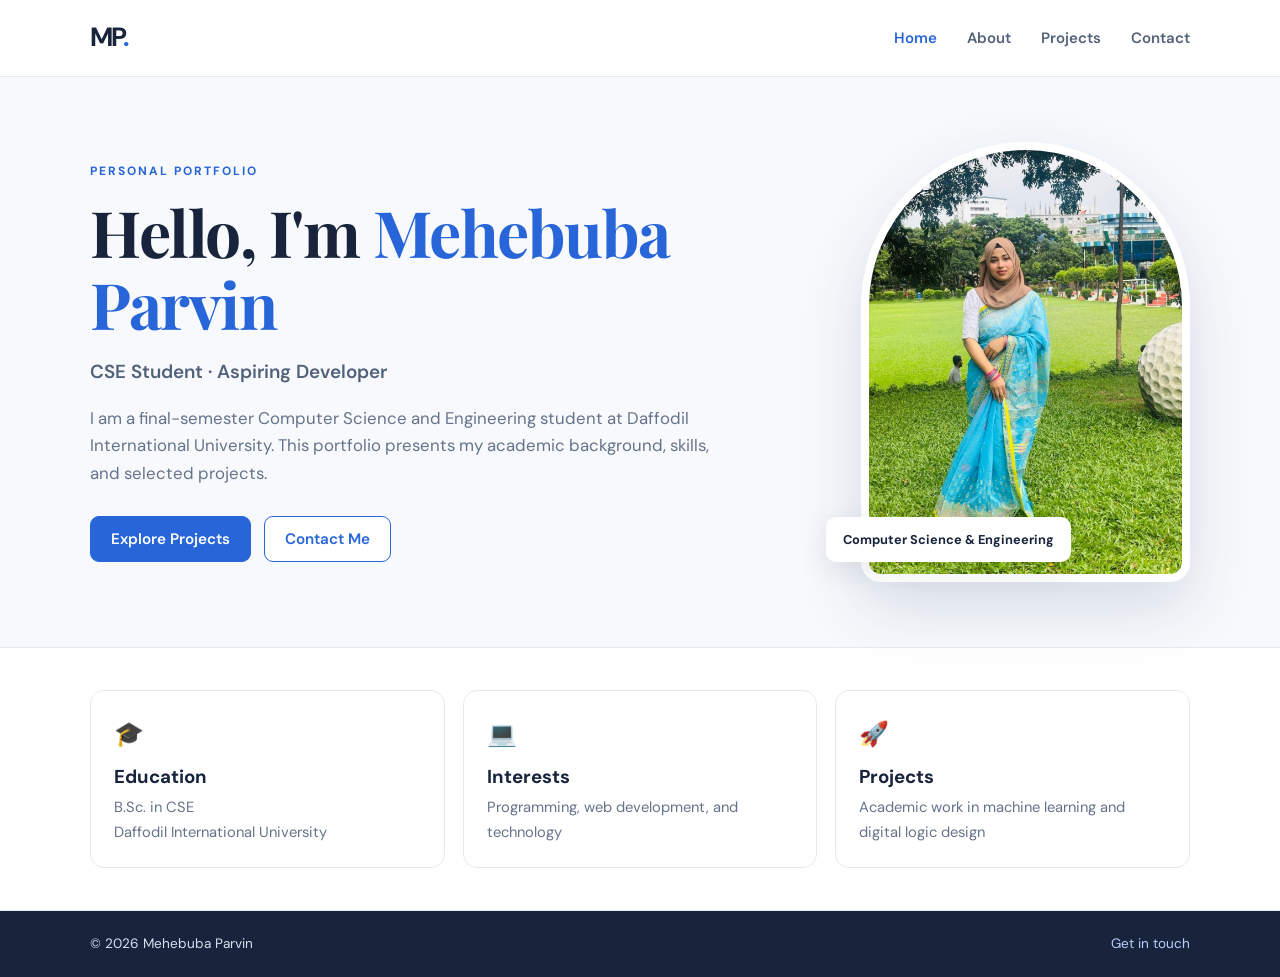
<file: index.html>
<!DOCTYPE html>
<html lang="en">
<head>
  <meta charset="UTF-8">
  <meta name="viewport" content="width=device-width, initial-scale=1.0">
  <title>Mehebuba Parvin | Portfolio</title>
  <link rel="stylesheet" href="style.css">
</head>
<body>
  <header class="site-header">
    <nav class="nav container">
      <a class="logo" href="index.html">MP<span>.</span></a>
      <button class="menu-toggle" aria-label="Toggle navigation" aria-expanded="false">☰</button>
      <ul class="nav-links">
        <li><a class="active" href="index.html">Home</a></li>
        <li><a href="about.html">About</a></li>
        <li><a href="projects.html">Projects</a></li>
        <li><a href="contact.html">Contact</a></li>
      </ul>
    </nav>
  </header>

  <main>
    <section class="hero container">
      <div class="hero-copy">
        <p class="eyebrow">PERSONAL PORTFOLIO</p>
        <h1>Hello, I'm <span>Mehebuba Parvin</span></h1>
        <h2>CSE Student · Aspiring Developer</h2>
        <p class="lead">I am a final-semester Computer Science and Engineering student at Daffodil International University. This portfolio presents my academic background, skills, and selected projects.</p>
        <div class="actions">
          <a class="btn primary" href="projects.html">Explore Projects</a>
          <a class="btn secondary" href="contact.html">Contact Me</a>
        </div>
      </div>
      <div class="hero-photo-wrap">
        <img class="hero-photo" src="images/profile.jpg" alt="Profile photo of Mehebuba Parvin">
        <div class="photo-caption">Computer Science & Engineering</div>
      </div>
    </section>

    <section class="highlights">
      <div class="container highlight-grid">
        <article class="highlight-card"><span class="highlight-icon">🎓</span><h3>Education</h3><p>B.Sc. in CSE<br>Daffodil International University</p></article>
        <article class="highlight-card"><span class="highlight-icon">💻</span><h3>Interests</h3><p>Programming, web development, and technology</p></article>
        <article class="highlight-card"><span class="highlight-icon">🚀</span><h3>Projects</h3><p>Academic work in machine learning and digital logic design</p></article>
      </div>
    </section>
  </main>

  <footer class="footer"><div class="container footer-inner"><p>© <span id="year"></span> Mehebuba Parvin</p><a href="contact.html">Get in touch</a></div></footer>
  <script src="script.js"></script>
</body>
</html>
</file>
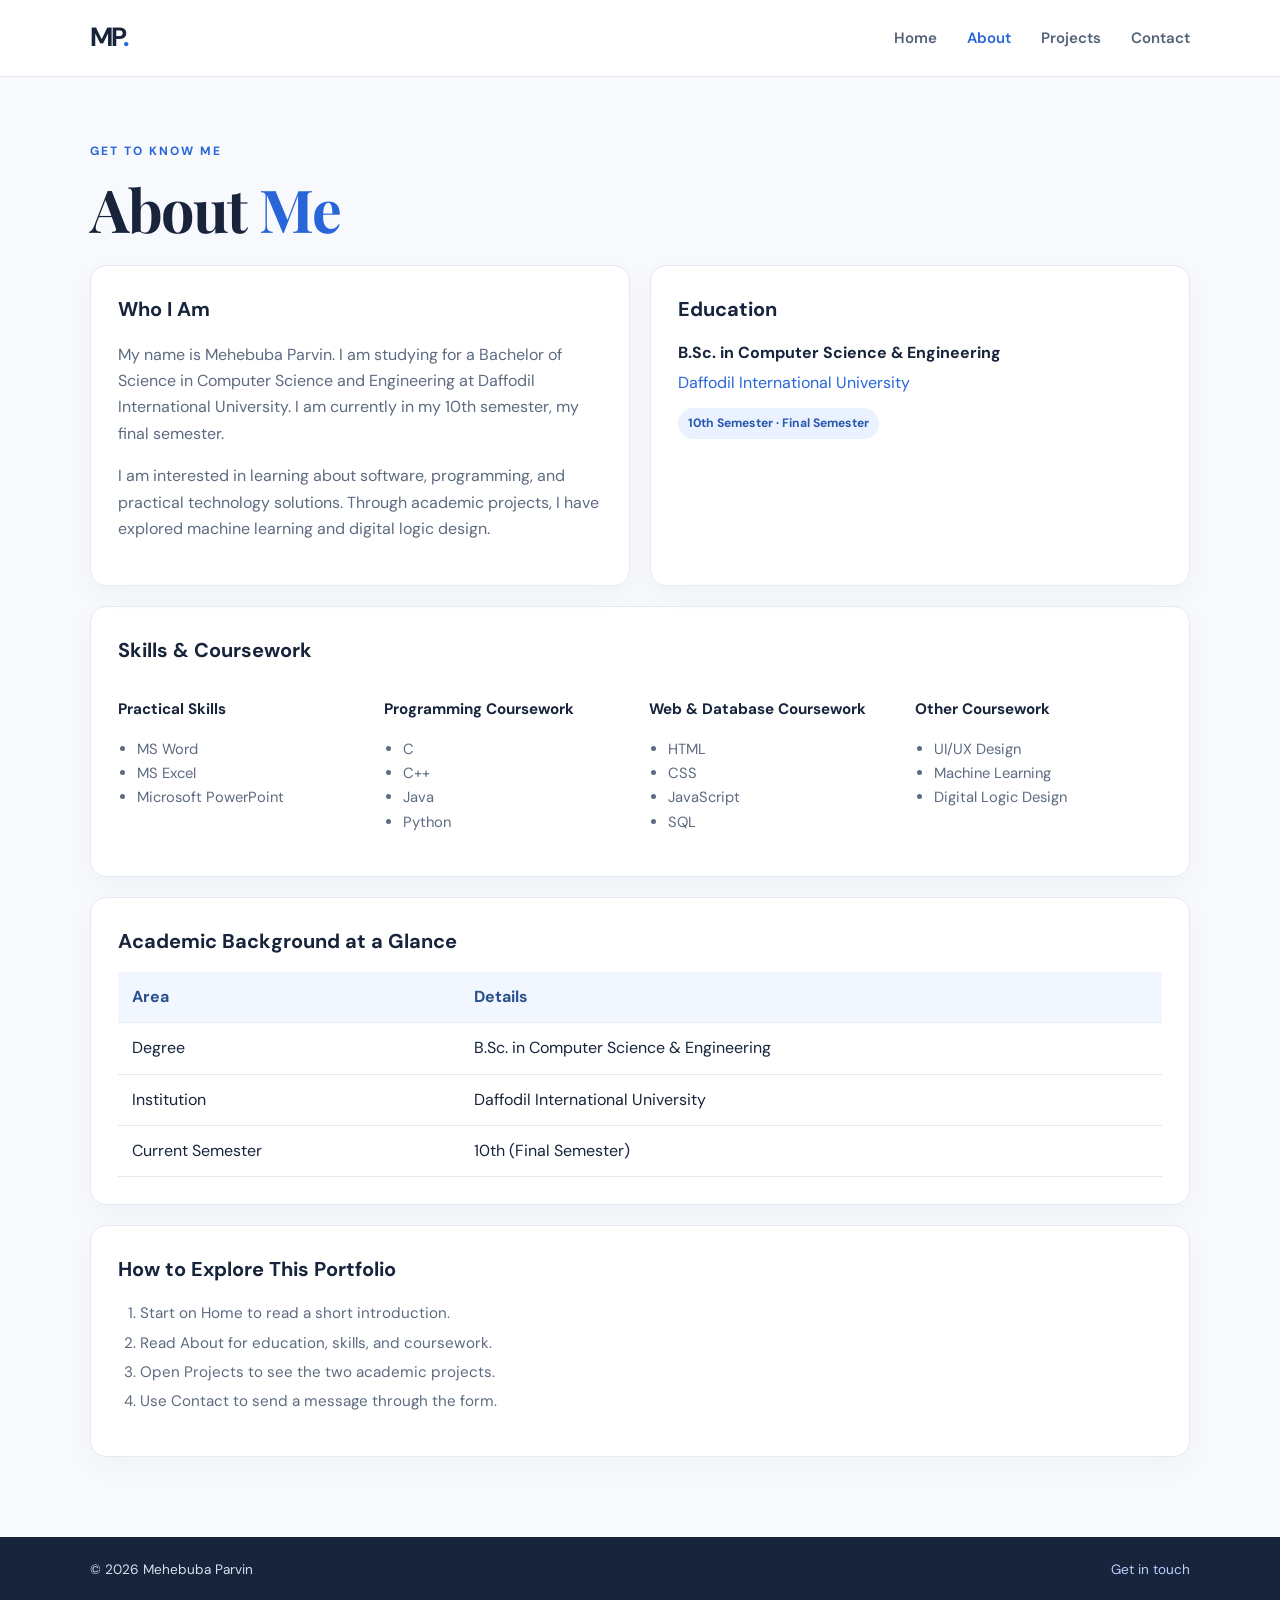
<file: about.html>
<!DOCTYPE html>
<html lang="en">
<head>
  <meta charset="UTF-8">
  <meta name="viewport" content="width=device-width, initial-scale=1.0">
  <title>About | Mehebuba Parvin</title>
  <link rel="stylesheet" href="style.css">
</head>
<body>
  <header class="site-header"><nav class="nav container">
    <a class="logo" href="index.html">MP<span>.</span></a>
    <button class="menu-toggle" aria-label="Toggle navigation" aria-expanded="false">☰</button>
    <ul class="nav-links"><li><a href="index.html">Home</a></li><li><a class="active" href="about.html">About</a></li><li><a href="projects.html">Projects</a></li><li><a href="contact.html">Contact</a></li></ul>
  </nav></header>
  <main class="container page">
    <p class="eyebrow">GET TO KNOW ME</p>
    <h1 class="page-title">About <span>Me</span></h1>
    <div class="about-layout">
      <section class="panel">
        <h2>Who I Am</h2>
        <p>My name is Mehebuba Parvin. I am studying for a Bachelor of Science in Computer Science and Engineering at Daffodil International University. I am currently in my 10th semester, my final semester.</p>
        <p>I am interested in learning about software, programming, and practical technology solutions. Through academic projects, I have explored machine learning and digital logic design.</p>
      </section>
      <section class="panel">
        <h2>Education</h2>
        <div class="timeline-item"><h3>B.Sc. in Computer Science & Engineering</h3><p><a href="https://daffodilvarsity.edu.bd/" target="_blank" rel="noopener">Daffodil International University</a></p><span class="tag">10th Semester · Final Semester</span></div>
      </section>
    </div>
    
<section class="panel section-gap">
  <h2>Skills & Coursework</h2>
  <div class="skill-grid">
    <div>
      <h3>Practical Skills</h3>
      <ul>
        <li>MS Word</li>
        <li>MS Excel</li>
        <li>Microsoft PowerPoint</li>
      </ul>
    </div>
    <div>
      <h3>Programming Coursework</h3>
      <ul>
        <li>C</li>
        <li>C++</li>
        <li>Java</li>
        <li>Python</li>
      </ul>
    </div>
    <div>
      <h3>Web & Database Coursework</h3>
      <ul>
        <li>HTML</li>
        <li>CSS</li>
        <li>JavaScript</li>
        <li>SQL</li>
      </ul>
    </div>
    <div>
      <h3>Other Coursework</h3>
      <ul>
        <li>UI/UX Design</li>
        <li>Machine Learning</li>
        <li>Digital Logic Design</li>
      </ul>
    </div>
  </div>
</section>

    <section class="panel section-gap">
      <h2>Academic Background at a Glance</h2>
      <div class="table-wrap"><table><thead><tr><th>Area</th><th>Details</th></tr></thead><tbody>
        <tr><td>Degree</td><td>B.Sc. in Computer Science & Engineering</td></tr>
        <tr><td>Institution</td><td>Daffodil International University</td></tr>
        <tr><td>Current Semester</td><td>10th (Final Semester)</td></tr>
      </tbody></table></div>
    </section>

    <section class="panel section-gap">
      <h2>How to Explore This Portfolio</h2>
      <ol>
        <li>Start on Home to read a short introduction.</li>
        <li>Read About for education, skills, and coursework.</li>
        <li>Open Projects to see the two academic projects.</li>
        <li>Use Contact to send a message through the form.</li>
      </ol>
    </section>
  </main>
  <footer class="footer"><div class="container footer-inner"><p>© <span id="year"></span> Mehebuba Parvin</p><a href="contact.html">Get in touch</a></div></footer>
  <script src="script.js"></script>
</body>
</html>
</file>
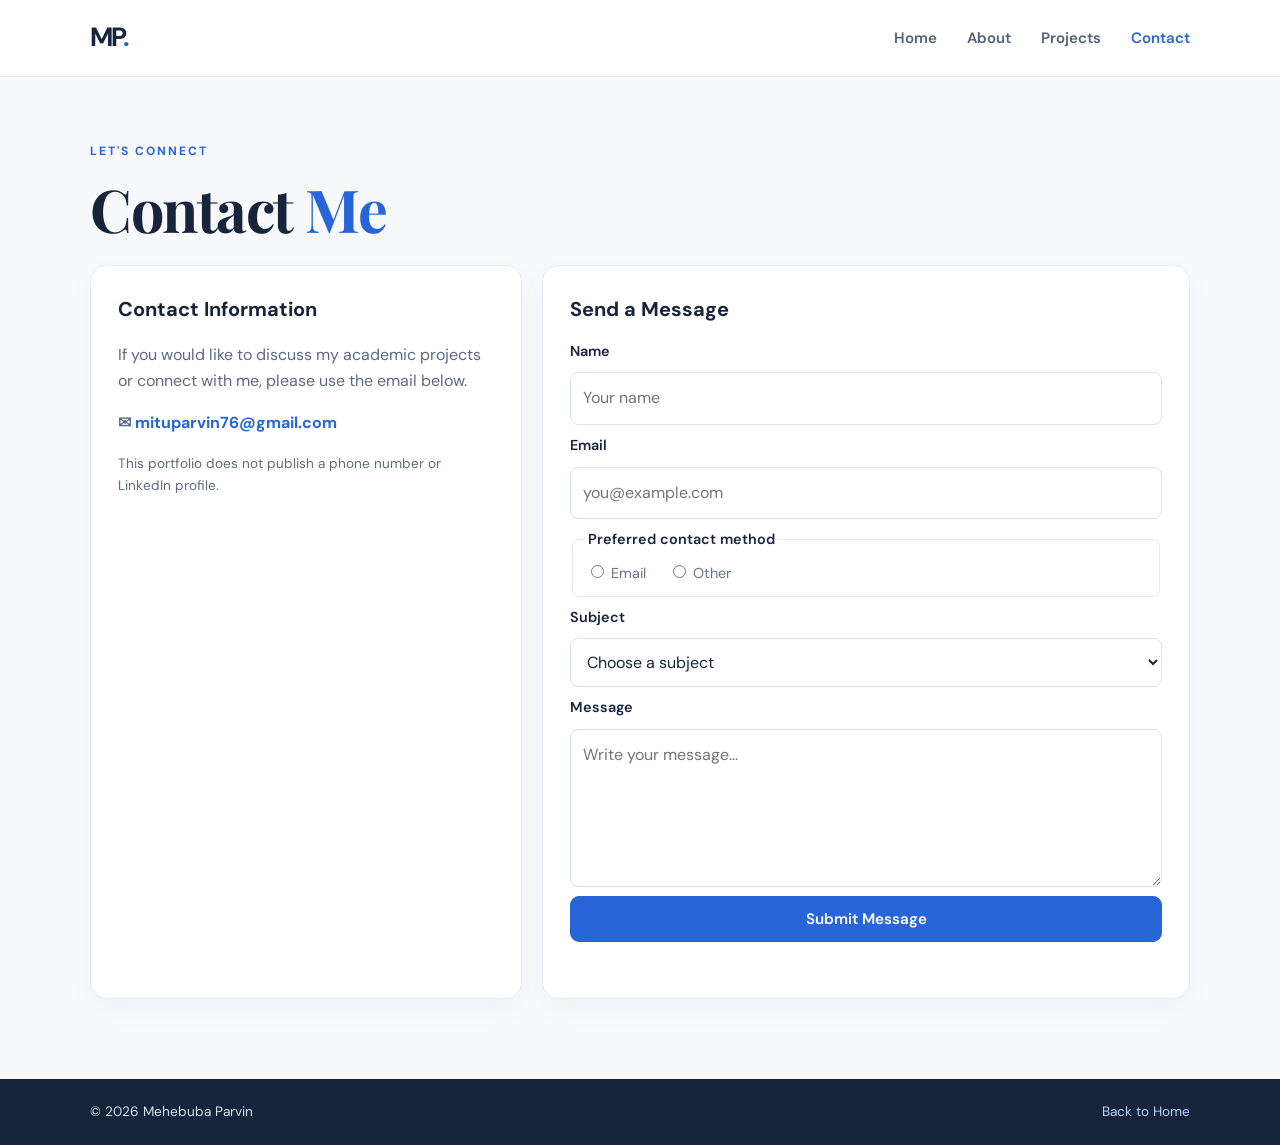
<file: contact.html>
<!DOCTYPE html>
<html lang="en">
<head>
  <meta charset="UTF-8">
  <meta name="viewport" content="width=device-width, initial-scale=1.0">
  <title>Contact | Mehebuba Parvin</title>
  <link rel="stylesheet" href="style.css">
</head>
<body>
  <header class="site-header"><nav class="nav container">
    <a class="logo" href="index.html">MP<span>.</span></a>
    <button class="menu-toggle" aria-label="Toggle navigation" aria-expanded="false">☰</button>
    <ul class="nav-links"><li><a href="index.html">Home</a></li><li><a href="about.html">About</a></li><li><a href="projects.html">Projects</a></li><li><a class="active" href="contact.html">Contact</a></li></ul>
  </nav></header>
  <main class="container page">
    <p class="eyebrow">LET'S CONNECT</p>
    <h1 class="page-title">Contact <span>Me</span></h1>
    <div class="contact-layout">
      <section class="panel">
        <h2>Contact Information</h2>
        <p>If you would like to discuss my academic projects or connect with me, please use the email below.</p>
        <p class="email-line">✉ <a href="mailto:mituparvin76@gmail.com">mituparvin76@gmail.com</a></p>
        <p class="muted small">This portfolio does not publish a phone number or LinkedIn profile.</p>
      </section>
      <section class="panel">
        <h2>Send a Message</h2>
        <form id="contact-form">
          <label for="name">Name</label><input id="name" name="name" type="text" placeholder="Your name" required>
          <label for="email">Email</label><input id="email" name="email" type="email" placeholder="you@example.com" required>
          <fieldset><legend>Preferred contact method</legend><label class="choice"><input type="radio" name="method" value="Email" required> Email</label><label class="choice"><input type="radio" name="method" value="Other"> Other</label></fieldset>
          <label for="subject">Subject</label><select id="subject" name="subject" required><option value="">Choose a subject</option><option>Project discussion</option><option>Academic inquiry</option><option>General message</option></select>
          <label for="message">Message</label><textarea id="message" name="message" rows="5" placeholder="Write your message..." required></textarea>
          <button class="btn primary" type="submit">Submit Message</button>
          <p id="form-status" class="form-status" aria-live="polite"></p>
        </form>
      </section>
    </div>
  </main>
  <footer class="footer"><div class="container footer-inner"><p>© <span id="year"></span> Mehebuba Parvin</p><a href="index.html">Back to Home</a></div></footer>
  <script src="script.js"></script>
</body>
</html>
</file>
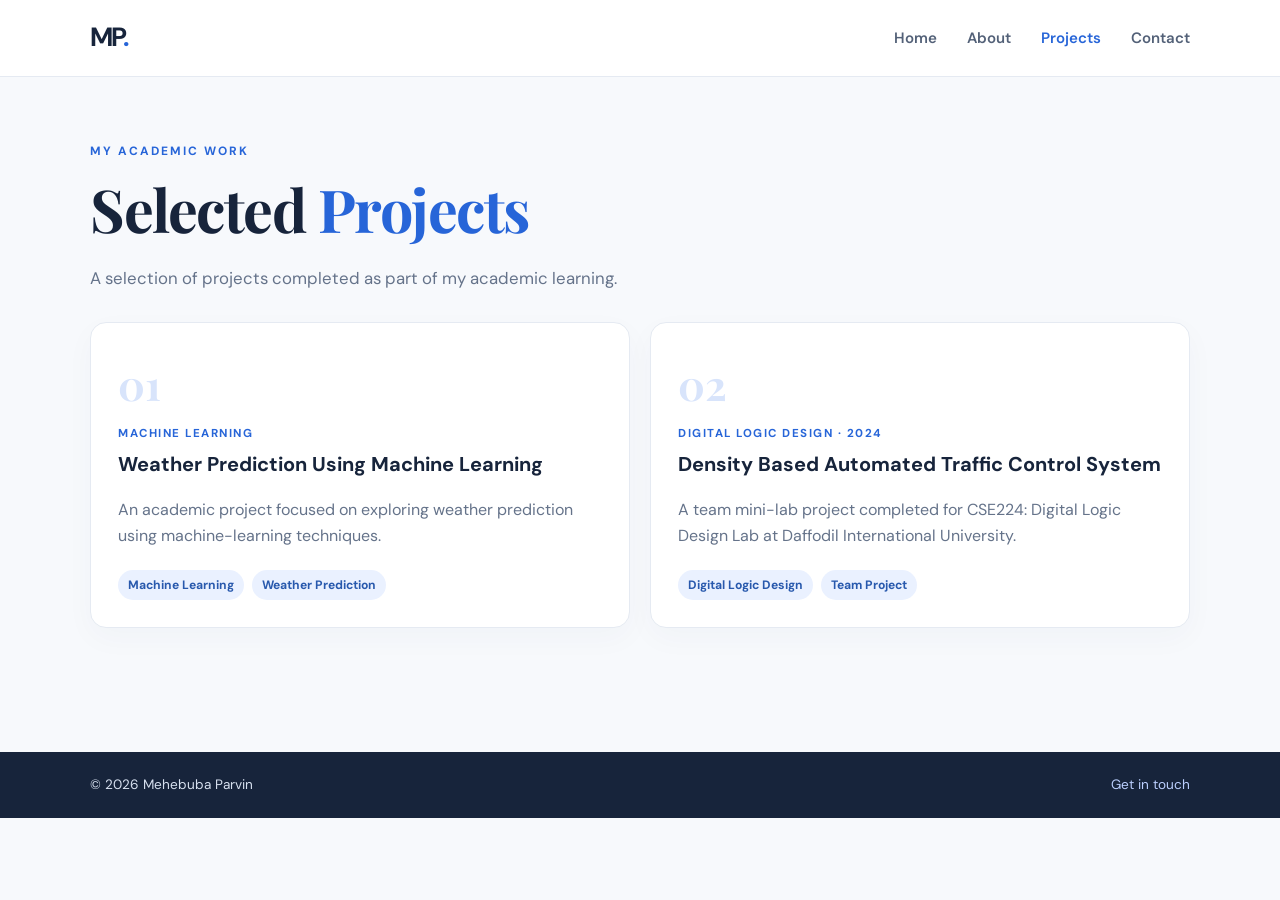
<file: projects.html>
<!DOCTYPE html>
<html lang="en">
<head>
  <meta charset="UTF-8">
  <meta name="viewport" content="width=device-width, initial-scale=1.0">
  <title>Projects | Mehebuba Parvin</title>
  <link rel="stylesheet" href="style.css">
</head>
<body>
  <header class="site-header"><nav class="nav container">
    <a class="logo" href="index.html">MP<span>.</span></a>
    <button class="menu-toggle" aria-label="Toggle navigation" aria-expanded="false">☰</button>
    <ul class="nav-links"><li><a href="index.html">Home</a></li><li><a href="about.html">About</a></li><li><a class="active" href="projects.html">Projects</a></li><li><a href="contact.html">Contact</a></li></ul>
  </nav></header>
  <main class="container page">
    <p class="eyebrow">MY ACADEMIC WORK</p>
    <h1 class="page-title">Selected <span>Projects</span></h1>
    <p class="lead narrow">A selection of projects completed as part of my academic learning.</p>
    <div class="project-grid">
      <article class="project-card">
        <div class="project-number">01</div><p class="project-type">MACHINE LEARNING</p>
        <h2>Weather Prediction Using Machine Learning</h2>
        <p>An academic project focused on exploring weather prediction using machine-learning techniques.</p>
        <div class="tags"><span class="tag">Machine Learning</span><span class="tag">Weather Prediction</span></div>
      </article>
      <article class="project-card">
        <div class="project-number">02</div><p class="project-type">DIGITAL LOGIC DESIGN · 2024</p>
        <h2>Density Based Automated Traffic Control System</h2>
        <p>A team mini-lab project completed for CSE224: Digital Logic Design Lab at Daffodil International University.</p>
        <div class="tags"><span class="tag">Digital Logic Design</span><span class="tag">Team Project</span></div>
      </article>
    </div>
  </main>
  <footer class="footer"><div class="container footer-inner"><p>© <span id="year"></span> Mehebuba Parvin</p><a href="contact.html">Get in touch</a></div></footer>
  <script src="script.js"></script>
</body>
</html>
</file>
<file: style.css>
@import url('https://fonts.googleapis.com/css2?family=DM+Sans:wght@400;500;600;700&family=Playfair+Display:wght@600;700&display=swap');
:root{--ink:#17243b;--muted:#65738a;--blue:#2765d8;--blue2:#eaf1ff;--line:#e5eaf2;--paper:#f7f9fc;--white:#fff}
*{box-sizing:border-box}html{scroll-behavior:smooth}body{margin:0;background:var(--paper);color:var(--ink);font-family:'DM Sans',Arial,sans-serif;line-height:1.65}
a{color:var(--blue);text-decoration:none}.container{width:min(1100px,calc(100% - 40px));margin:auto}
.site-header{background:rgba(255,255,255,.94);border-bottom:1px solid var(--line);position:sticky;top:0;z-index:10;backdrop-filter:blur(12px)}
.nav{height:76px;display:flex;align-items:center;justify-content:space-between}.logo{font-size:1.65rem;font-weight:700;color:var(--ink);letter-spacing:-2px}.logo span,.hero h1 span,.page-title span{color:var(--blue)}
.nav-links{display:flex;gap:30px;list-style:none;margin:0;padding:0}.nav-links a{color:#536178;font-weight:600;font-size:.94rem}.nav-links a:hover,.nav-links a.active{color:var(--blue)}
.menu-toggle{display:none;border:0;background:transparent;font-size:1.5rem;color:var(--ink)}
.hero{min-height:560px;display:grid;grid-template-columns:1.2fr .8fr;align-items:center;gap:65px;padding-top:65px;padding-bottom:65px}
.eyebrow{font-size:.75rem;font-weight:700;letter-spacing:2px;color:var(--blue);margin:0 0 14px}.hero h1,.page-title{font-family:'Playfair Display',Georgia,serif;letter-spacing:-1.5px;line-height:1.13}.hero h1{font-size:clamp(2.7rem,5vw,4.4rem);margin:0 0 15px}.hero h2{font-size:1.18rem;color:#52617a;font-weight:600;margin:0 0 18px}.lead{color:var(--muted);font-size:1.05rem;max-width:620px}.actions{display:flex;gap:13px;margin-top:28px;flex-wrap:wrap}
.btn{display:inline-flex;align-items:center;justify-content:center;border:1px solid var(--blue);border-radius:9px;padding:12px 20px;font:600 .95rem 'DM Sans',sans-serif;cursor:pointer}.primary{background:var(--blue);color:white}.primary:hover{background:#174eb5}.secondary{color:var(--blue);background:white}
.hero-photo-wrap{position:relative;max-width:370px;margin-left:auto}.hero-photo{display:block;width:100%;height:440px;object-fit:cover;object-position:center 25%;border-radius:180px 180px 22px 22px;box-shadow:0 25px 65px #1b376326;border:8px solid white}.photo-caption{position:absolute;bottom:20px;left:-35px;background:white;padding:12px 17px;border-radius:10px;box-shadow:0 8px 30px #17243b18;font-size:.8rem;font-weight:700}
.highlights{background:white;border-top:1px solid var(--line);border-bottom:1px solid var(--line);padding:42px 0}.highlight-grid{display:grid;grid-template-columns:repeat(3,1fr);gap:18px}.highlight-card{padding:23px;border:1px solid var(--line);border-radius:14px;background:#fff}.highlight-icon{font-size:1.5rem}.highlight-card h3{margin:8px 0 3px}.highlight-card p{color:var(--muted);margin:0;font-size:.92rem}
.page{padding-top:65px;padding-bottom:80px;min-height:75vh}.page-title{font-size:clamp(2.5rem,5vw,3.7rem);margin:0 0 22px}.panel,.project-card{background:white;border:1px solid var(--line);border-radius:16px;padding:27px;box-shadow:0 10px 30px #1a315008}.panel h2,.project-card h2{margin:0 0 14px;font-size:1.25rem}.panel p{color:#5d6b80}.about-layout{display:grid;grid-template-columns:1fr 1fr;gap:20px}.timeline-item h3{margin:0 0 4px;font-size:1rem}.timeline-item p{margin:0 0 12px}.tag{display:inline-block;padding:5px 10px;border-radius:20px;background:var(--blue2);color:#2859ad;font-size:.76rem;font-weight:700}.section-gap{margin-top:20px}.muted{color:var(--muted)}.small{font-size:.85rem}.skill-grid{display:grid;grid-template-columns:repeat(4,1fr);gap:18px}.skill-grid h3{font-size:.95rem}.skill-grid ul{padding-left:19px;color:#5d6b80;font-size:.92rem}
.panel ol{padding-left:22px;color:#5d6b80;font-size:.95rem}.panel ol li{margin:4px 0}
.table-wrap{overflow-x:auto}table{width:100%;border-collapse:collapse;text-align:left}th,td{padding:12px 14px;border-bottom:1px solid var(--line)}th{background:#f2f6ff;color:#2a4f8d}
.narrow{max-width:650px}.project-grid{display:grid;grid-template-columns:1fr 1fr;gap:20px;margin-top:30px}.project-card{position:relative;overflow:hidden}.project-number{font-family:'Playfair Display',serif;font-size:2.6rem;color:#d8e4fb;font-weight:700}.project-type{font-size:.72rem;letter-spacing:1.5px;font-weight:700;color:var(--blue);margin:5px 0}.project-card p:not(.project-type){color:var(--muted)}.tags{display:flex;gap:8px;flex-wrap:wrap;margin-top:20px}.note{font-size:.85rem;color:var(--muted);margin-top:22px}
.contact-layout{display:grid;grid-template-columns:.8fr 1.2fr;gap:20px}.email-line{font-weight:700;overflow-wrap:anywhere}form{display:grid;gap:9px}form>label,legend{font-weight:600;font-size:.9rem}input:not([type=radio]),select,textarea{width:100%;padding:12px;border:1px solid #dce3ee;border-radius:8px;font:inherit;background:white;color:var(--ink)}textarea{resize:vertical}fieldset{border:1px solid var(--line);border-radius:8px;padding:10px 13px;display:flex;gap:22px;flex-wrap:wrap}.choice{font-size:.9rem;color:var(--muted)}.form-status{font-size:.88rem;color:#176b45;margin:0;min-height:1.4em}
.footer{background:#17243b;color:#d7e0ef;padding:22px 0}.footer-inner{display:flex;justify-content:space-between;align-items:center;gap:15px}.footer p{margin:0;font-size:.85rem}.footer a{color:#bcd0ff;font-size:.85rem}
@media(max-width:760px){.nav{height:66px}.menu-toggle{display:block}.nav-links{display:none;position:absolute;top:66px;left:0;right:0;background:white;padding:18px 25px 22px;border-bottom:1px solid var(--line);flex-direction:column;gap:15px}.nav-links.open{display:flex}.hero{grid-template-columns:1fr;gap:38px;padding-top:48px;text-align:center}.hero-copy .lead{margin-left:auto;margin-right:auto}.actions{justify-content:center}.hero-photo-wrap{margin:auto;max-width:300px}.hero-photo{height:370px}.photo-caption{left:-10px}.highlight-grid,.about-layout,.project-grid,.contact-layout{grid-template-columns:1fr}.skill-grid{grid-template-columns:repeat(2,1fr)}.page{padding-top:45px}.footer-inner{flex-direction:column;text-align:center}}
</file>
